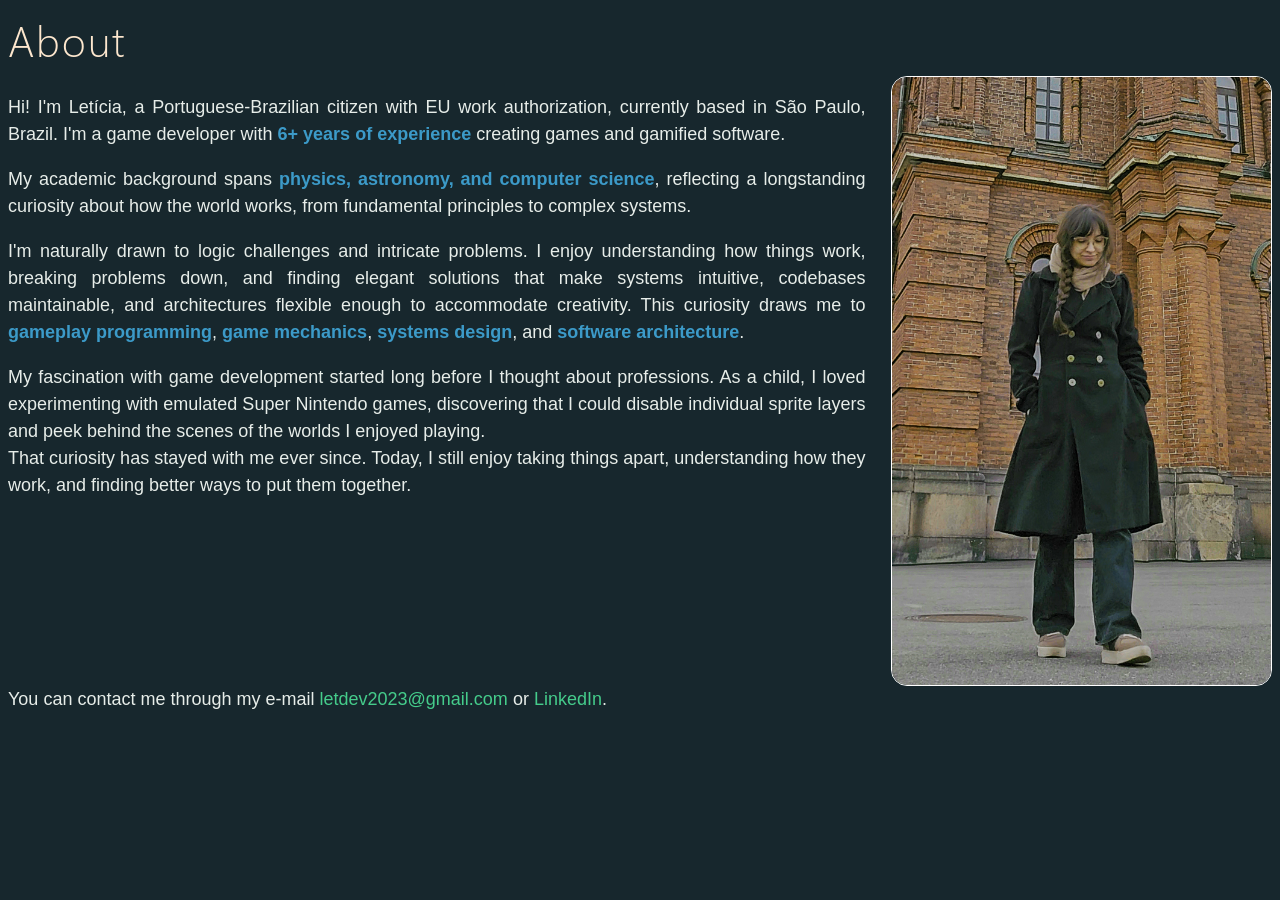
<file: content/about.htm>
<html>

<head>
    <title>Letícia Rodrigues - Portfolio</title>

    <link rel="stylesheet" href="../css/styles.css">

</head>

<body>
    <div class="page-content">
        <h1>About</h1>
        <div class="about">
            <div class="about-text">


                <p>Hi! I'm Letícia, a Portuguese-Brazilian citizen with EU work authorization, currently based in São Paulo, Brazil.
                I'm a game developer with <b>6+ years of experience</b> creating games and gamified software.</p>

                <p>My academic background spans <b>physics, astronomy, and computer science</b>, reflecting a longstanding curiosity about how the world works, from fundamental principles to complex systems.</p>

                <p>I'm naturally drawn to logic challenges and intricate problems. I enjoy understanding how things work, breaking problems down, and finding elegant solutions that make systems intuitive, codebases maintainable, and architectures flexible enough to accommodate creativity. This curiosity draws me to <b>gameplay programming</b>, <b>game mechanics</b>, <b>systems design</b>, and <b>software architecture</b>.</p>

                <p>My fascination with game development started long before I thought about professions. As a child, I loved experimenting with emulated Super Nintendo games, discovering that I could disable individual sprite layers and peek behind the scenes of the worlds I enjoyed playing.<br>
                That curiosity has stayed with me ever since. Today, I still enjoy taking things apart, understanding how they work, and finding better ways to put them together.</p>

            </div>

            <img src="../images/profile.jpg" style="width: 30%; border-radius: 16px;" class="about-image">

        </div>
        You can contact me through my e-mail <a href="mailto:letdev2023@gmail.com" target="_blank">letdev2023@gmail.com</a> or <a href="https://linkedin.com/in/letnrod" target="_blank">LinkedIn</a>.
    </div>


</body>

</html>
</file>
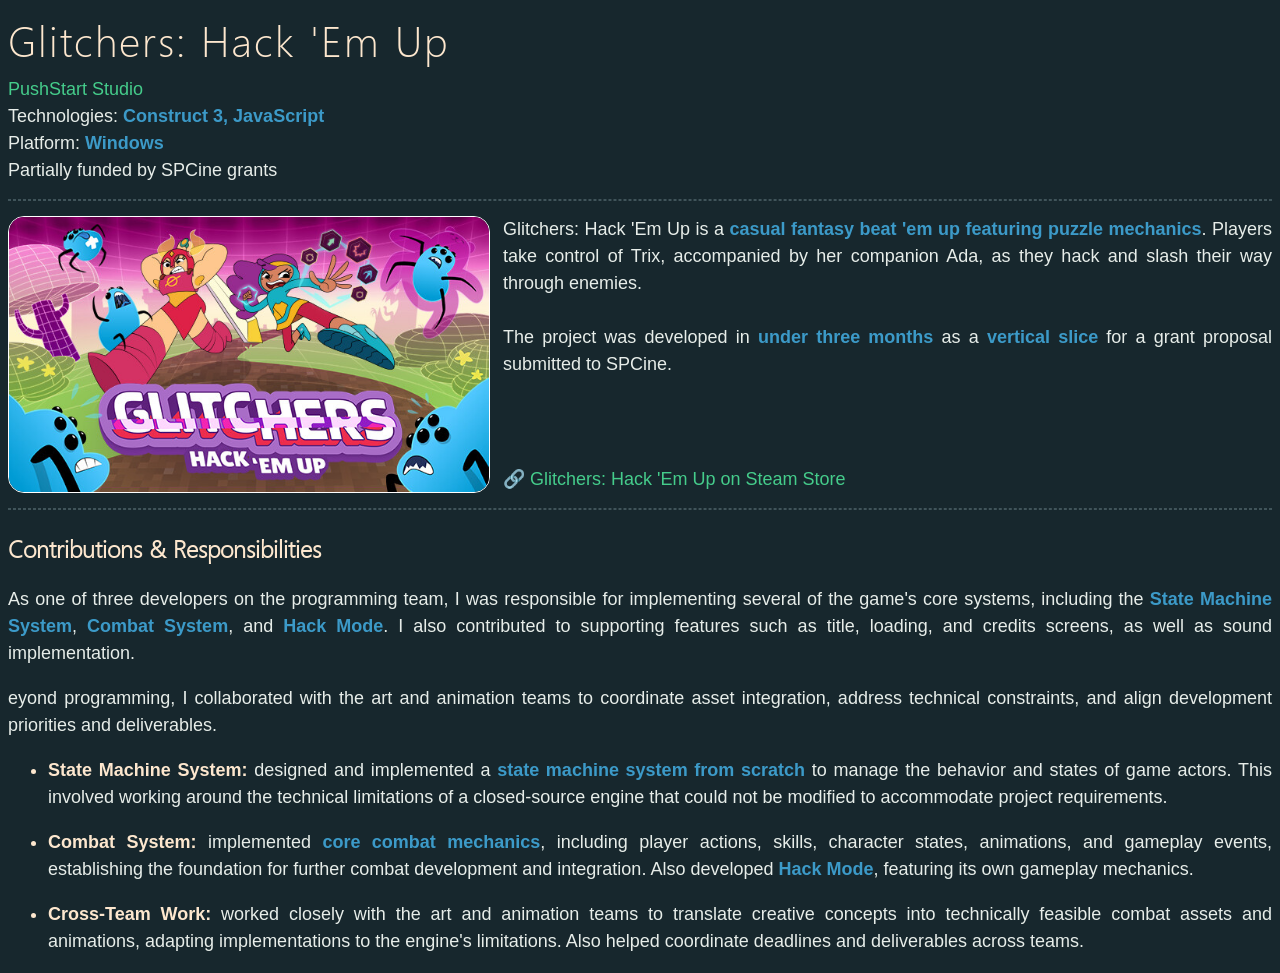
<file: content/glitchers.htm>
<html>

<head>
    <title>Letícia Rodrigues - Portfolio</title>

    <link rel="stylesheet" href="../css/styles.css">

</head>

<body>
    <div class="page-content">
        <h1>Glitchers: Hack 'Em Up</h1>
        <a href="https://www.pushstart.com.br/" target="_blank"> PushStart Studio</a><br>
        Technologies: <b>Construct 3, JavaScript</b><br>
        Platform: <b>Windows</b><br>
        Partially funded by SPCine grants

        <hr>

        <div class="project">
            <img src="../images/glitchers.jpg" class="project-image">
            <div class="project-text">
                <p>Glitchers: Hack 'Em Up is a <b>casual fantasy beat 'em up featuring puzzle mechanics</b>. Players take control of Trix, accompanied by her companion Ada, as they hack and slash their way through enemies.<br>
                <br>
                The project was developed in <b>under three months</b> as a <b>vertical slice</b> for a grant proposal submitted to SPCine.</p>

                 <span class="project-link"><a href="https://store.steampowered.com/app/2557460/Glitchers_Hack_em_Up/" target="_blank">🔗 Glitchers: Hack 'Em Up on Steam Store</a></span>
            </div>
        </div>

        <hr>

        <div>
            <h2>Contributions & Responsibilities</h2>
            
            <p>As one of three developers on the programming team, I was responsible for implementing several of the game's core systems, including the <b>State Machine System</b>, <b>Combat System</b>, and <b>Hack Mode</b>. I also contributed to supporting features such as title, loading, and credits screens, as well as sound implementation.</p>

            <p>eyond programming, I collaborated with the art and animation teams to coordinate asset integration, address technical constraints, and align development priorities and deliverables.</p>

            <ul>

                <li><p class="nest-item"><u>State Machine System:</u> designed and implemented a <b>state machine system from scratch</b> to manage the behavior and states of game actors. This involved working around the technical limitations of a closed-source engine that could not be modified to accommodate project requirements.</p></li>

                <li><p class="nest-item"><u>Combat System:</u> implemented <b>core combat mechanics</b>, including player actions, skills, character states, animations, and gameplay events, establishing the foundation for further combat development and integration. Also developed <b>Hack Mode</b>, featuring its own gameplay mechanics.</p></li>

                <li><p class="nest-item"><u>Cross-Team Work:</u> worked closely with the art and animation teams to translate creative concepts into technically feasible combat assets and animations, adapting implementations to the engine's limitations. Also helped coordinate deadlines and deliverables across teams.</p></li>
            
            </ul>
            
        </div>
    
    </div>

</body>

</html>
</file>
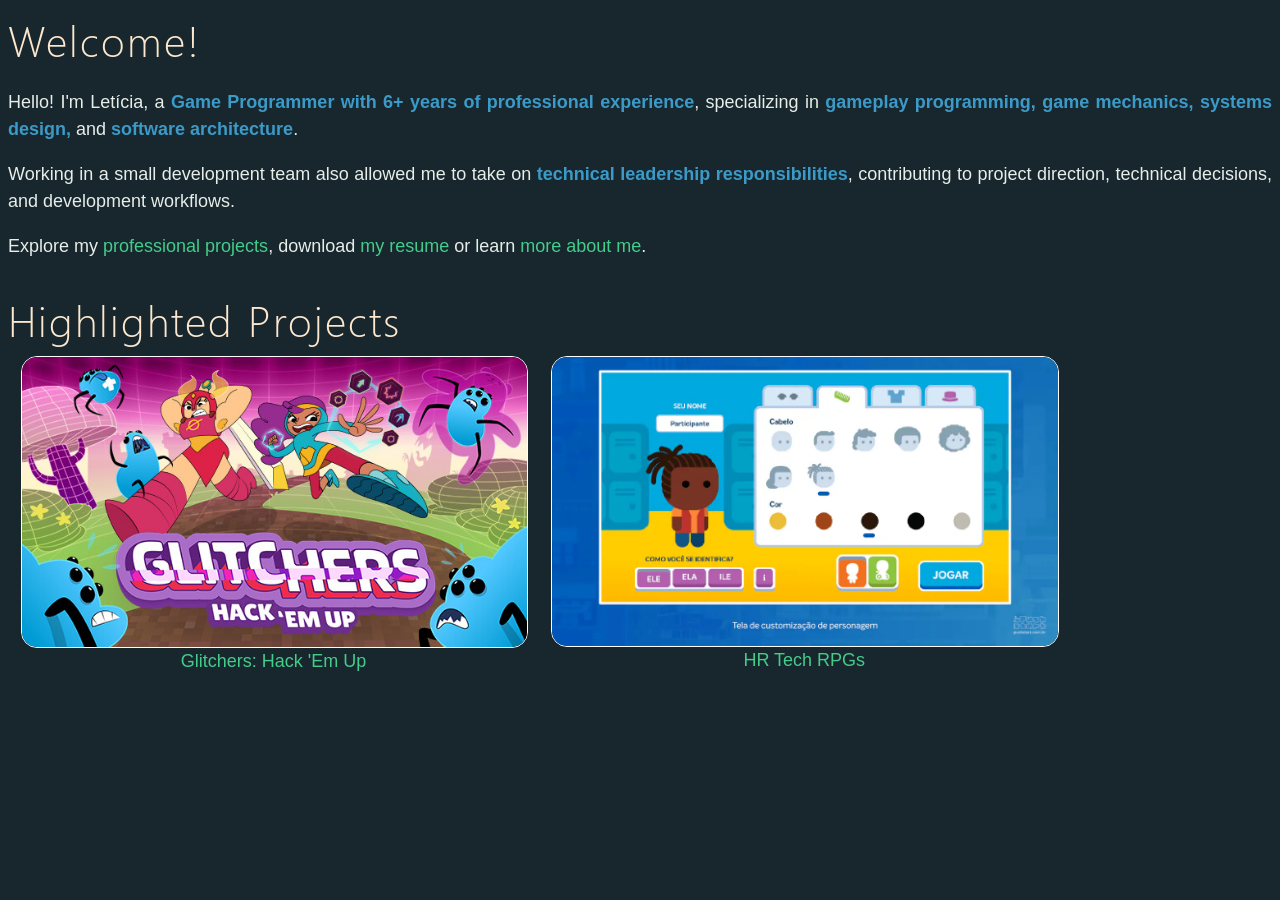
<file: content/home.htm>
<html>

<head>
    <title>Letícia Rodrigues - Portfolio</title>

    <link rel="stylesheet" href="../css/styles.css">

</head>

<body>
    <div class="page-content">
        <h1>Welcome!</h1>

        <p>Hello! I'm Letícia, a <b>Game Programmer with 6+ years of professional experience</b>, specializing in <b>gameplay programming, game mechanics, systems design,</b> and <b>software architecture</b>.</p>

        <p>Working in a small development team also allowed me to take on <b>technical leadership responsibilities</b>, contributing to project direction, technical decisions, and development workflows.</p>

        <p>Explore my <a href="professional.htm" target="_self">professional projects</a>, download <a href="../files/resume.pdf" target="_blank">my resume</a> or learn <a href="about.htm" target="_self"_>more about me</a>.</p>


        <h1>Highlighted Projects</h1>

        <div class="home-project">
            <a href="glitchers.htm">
                <img src="../images/glitchers.jpg" class="home-project-image">
                <span>Glitchers: Hack 'Em Up</span>
            </a>
        </div>

        <div class="home-project">
            <a href="rpgs.htm">
                <img src="../images/braskemgame.webp" class="home-project-image">
                <span>HR Tech RPGs</span>
            </a>
        </div>

    </div>


</body>

</html>
</file>
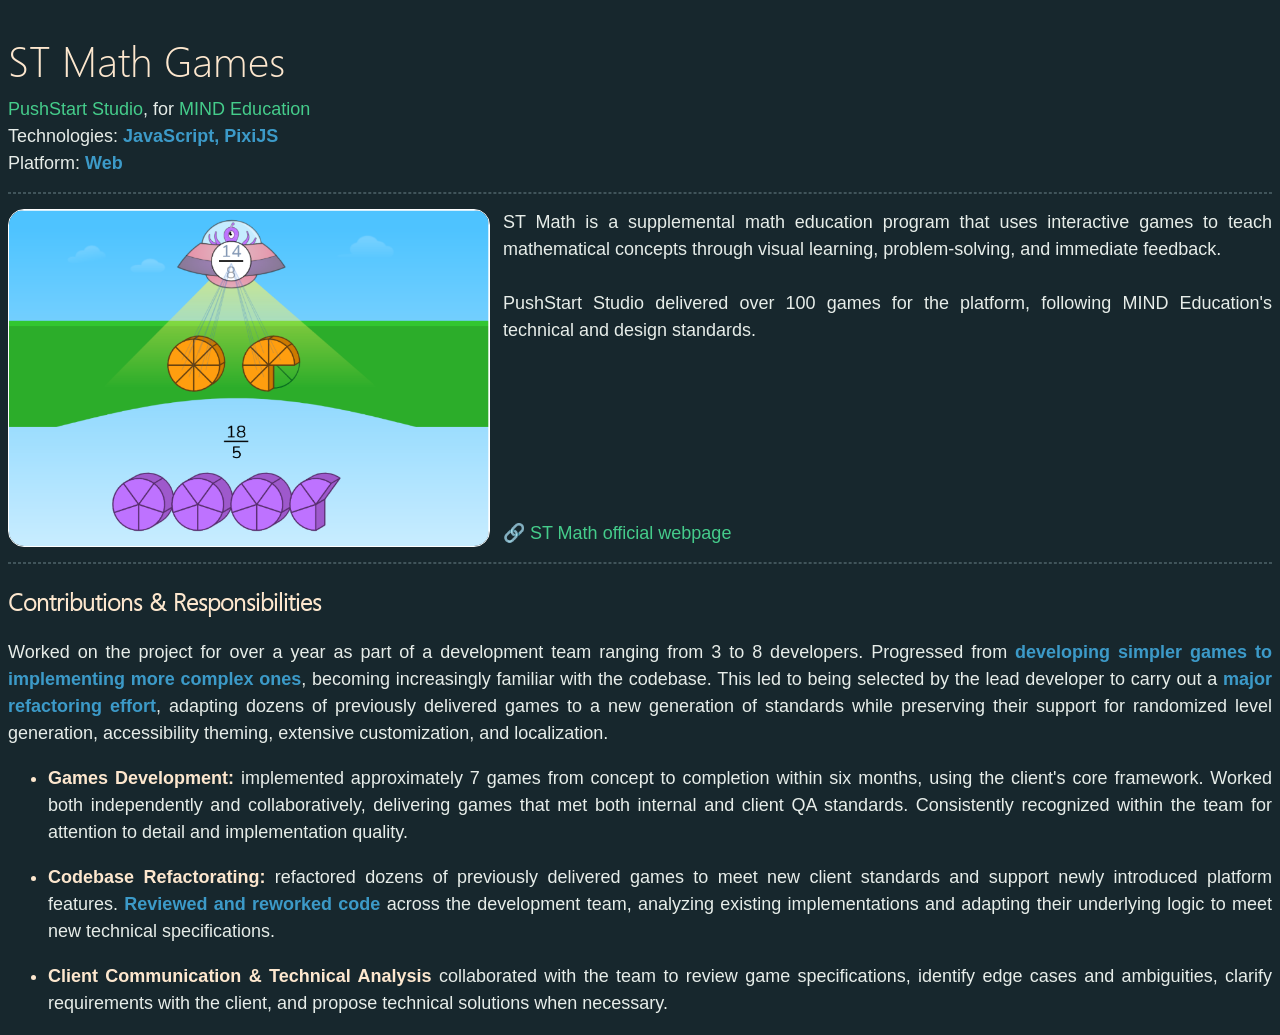
<file: content/mind.htm>
<!DOCTYPE html>
<html>

<head>
    <title>Letícia Rodrigues - Portfolio</title>

    <link rel="stylesheet" href="../css/styles.css">

</head>

<body>
    <div class="page-content">
        <h1>ST Math Games</h1>
        <a href="https://www.pushstart.com.br/" target="_blank"> PushStart Studio</a>, for <a href="https://www.mindeducation.org/" target="_blank">MIND Education</a><br>
        Technologies: <b>JavaScript, PixiJS</b><br>
        Platform: <b>Web</b><br>

        <hr>

        <div class="project">
            <img src="../images/mind.png" class="project-image">
            <div class="project-text">
                <p>ST Math is a supplemental math education program that uses interactive games to teach mathematical concepts through visual learning, problem-solving, and immediate feedback.<br>
                <br>
                PushStart Studio delivered over 100 games for the platform, following MIND Education's technical and design standards.</p>

                <span class="project-link"><a href="https://www.mindeducation.org/programs/st-math/" target="_blank">🔗 ST Math official webpage</a></span>
            </div>
        </div>

        <hr>

        <div>
            <h2>Contributions & Responsibilities</h2>

            <p>Worked on the project for over a year as part of a development team ranging from 3 to 8 developers. Progressed from <b>developing simpler games to implementing more complex ones</b>, becoming increasingly familiar with the codebase. This led to being selected by the lead developer to carry out a <b>major refactoring effort</b>, adapting dozens of previously delivered games to a new generation of standards while preserving their support for randomized level generation, accessibility theming, extensive customization, and localization.</p>

            <ul>
                <li><p class="nest-item"><u>Games Development:</u> implemented approximately 7 games from concept to completion within six months, using the client's core framework. Worked both independently and collaboratively, delivering games that met both internal and client QA standards. Consistently recognized within the team for attention to detail and implementation quality.</p></li>
                
                <li><p class="nest-item"><u>Codebase Refactorating:</u> refactored dozens of previously delivered games to meet new client standards and support newly introduced platform features. <b>Reviewed and reworked code</b> across the development team, analyzing existing implementations and adapting their underlying logic to meet new technical specifications.</p></li>

                <li><p class="nest-item"><u>Client Communication & Technical Analysis</u> collaborated with the team to review game specifications, identify edge cases and ambiguities, clarify requirements with the client, and propose technical solutions when necessary.</p></li>
            </ul>

            
        </div>
    </div>
</body>

</html>
</file>
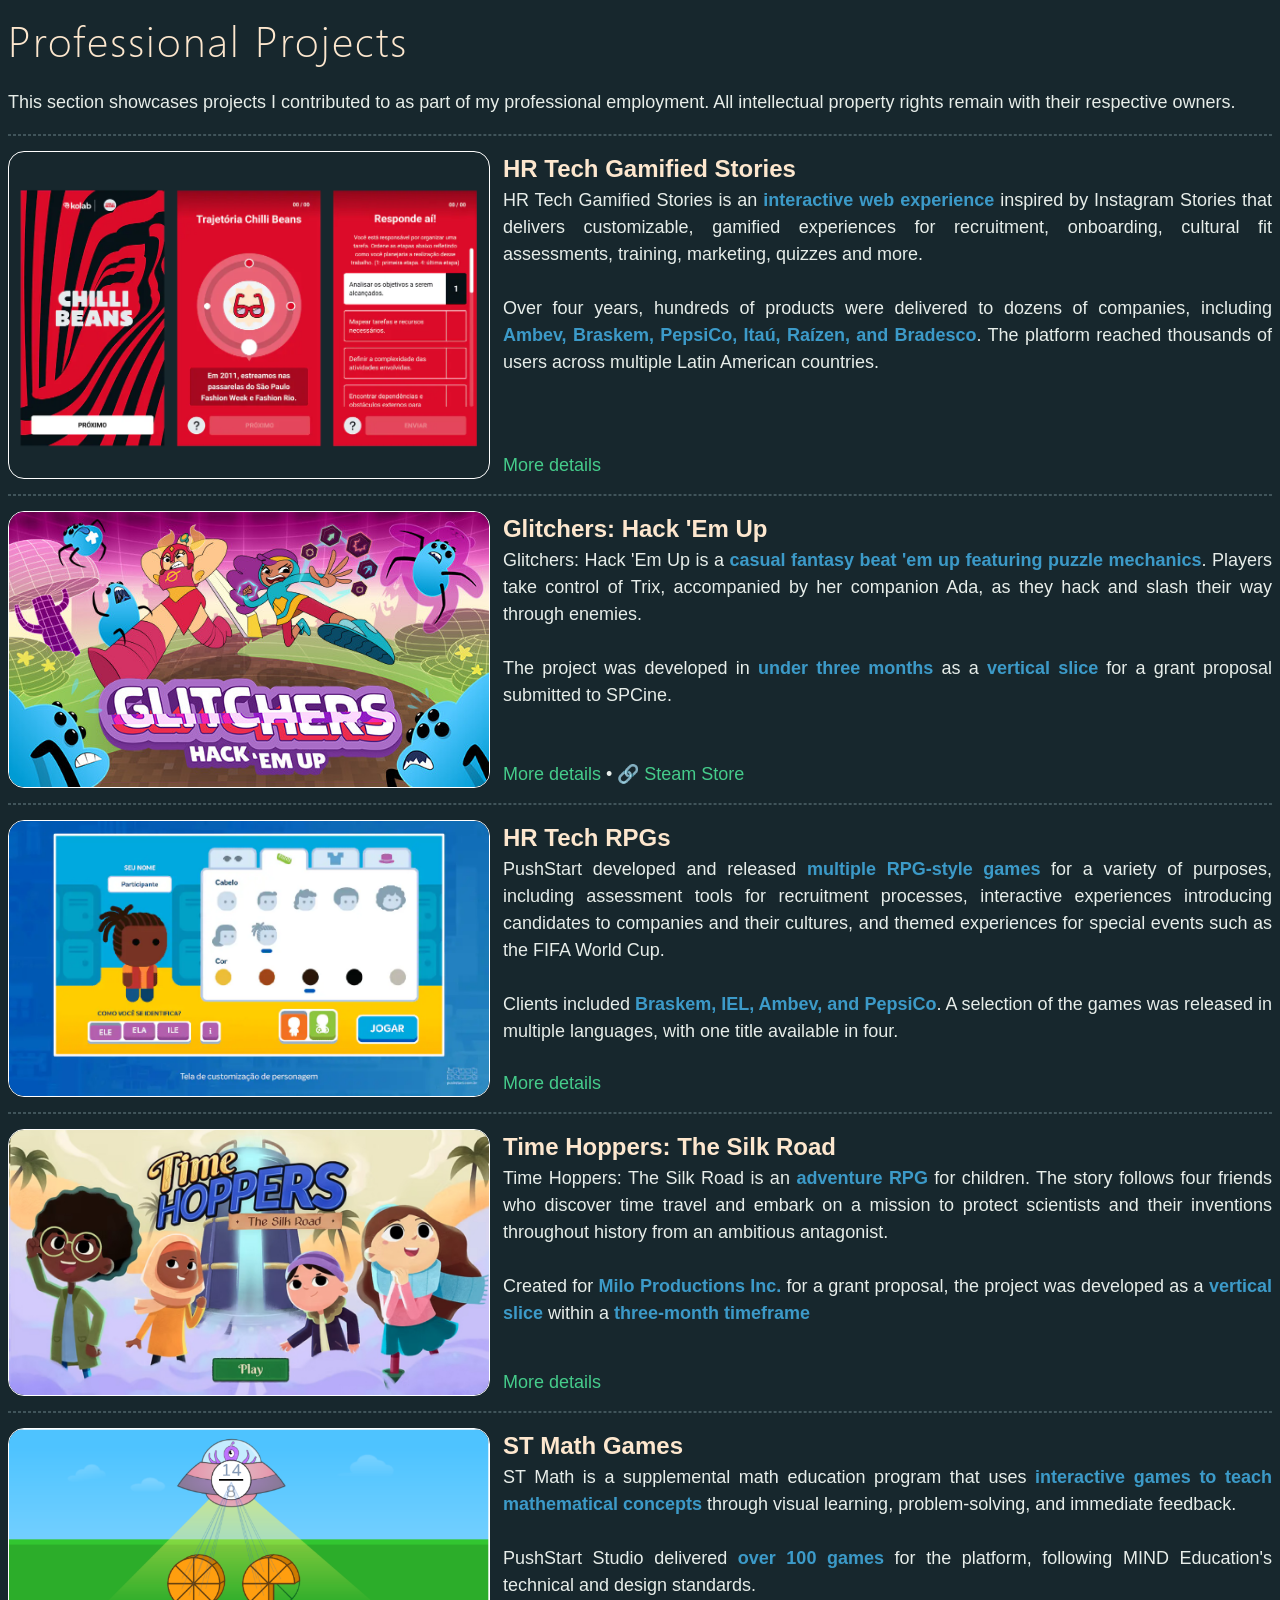
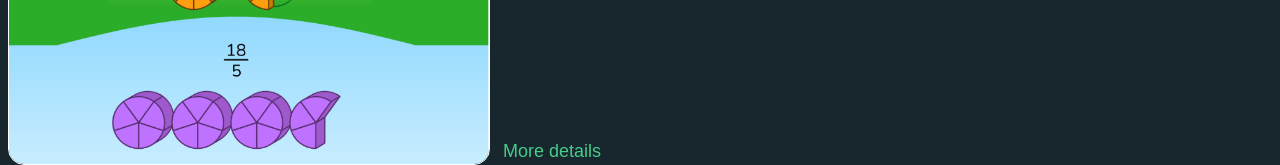
<file: content/professional.htm>
<html>

<head>
    <title>Letícia Rodrigues - Portfolio</title>

    <link rel="stylesheet" href="../css/styles.css">

</head>

<body>
    <div class="page-content">
        <h1>Professional Projects</h1>

        <p>This section showcases projects I contributed to as part of my professional employment. All intellectual property rights remain with their respective owners.</p>

        <hr>

        <div class="project">
            <img src="../images/hero-stories-avaliativos.webp" class="project-image">
            <div class="project-text">
                <p class="project-title">HR Tech Gamified Stories</p>
                <p>HR Tech Gamified Stories is an <b>interactive web experience</b> inspired by Instagram Stories that delivers customizable, gamified experiences for recruitment, onboarding, cultural fit assessments, training, marketing, quizzes and more.<br>
                <br>
                Over four years, hundreds of products were delivered to dozens of companies, including <b>Ambev, Braskem, PepsiCo, Itaú, Raízen, and Bradesco</b>. The platform reached thousands of users across multiple Latin American countries.</p>

                 <span class="project-link"><a href="stories.htm" target="_self">More details</a></span>
            </div>
        </div>

        <hr>

        <div class="project">
            <img src="../images/glitchers.jpg" class="project-image">
            <div class="project-text">
                <p class="project-title">Glitchers: Hack 'Em Up</p>
                <p>Glitchers: Hack 'Em Up is a <b>casual fantasy beat 'em up featuring puzzle mechanics</b>. Players take control of Trix, accompanied by her companion Ada, as they hack and slash their way through enemies.<br>
                <br>
                The project was developed in <b>under three months</b> as a <b>vertical slice</b> for a grant proposal submitted to SPCine.</p>

                 <span class="project-link"><a href="glitchers.htm" target="_self">More details</a> • <a href="https://store.steampowered.com/app/2557460/Glitchers_Hack_em_Up/" target="_blank">🔗 Steam Store</a></span>
            </div>
        </div>

        <hr>

            <div class="project">
                <img src="../images/braskemgame.webp" class="project-image">
                <div class="project-text">
                    <p class="project-title">HR Tech RPGs</p>
                    <p>PushStart developed and released <b>multiple RPG-style games</b> for a variety of purposes, including assessment tools for recruitment processes, interactive experiences introducing candidates to companies and their cultures, and themed experiences for special events such as the FIFA World Cup.<br>
                    <br>
                    Clients included <b>Braskem, IEL, Ambev, and PepsiCo</b>. A selection of the games was released in multiple languages, with one title available in four.</p>

                    <span class="project-link"><a href="rpgs.htm" target="_self">More details</a></span>
                </div>
            </div>

        <hr>

            <div class="project">
                <img src="../images/timehoppers.jpg" class="project-image">
                <div class="project-text">
                    <p class="project-title">Time Hoppers: The Silk Road</p>
                    <p>Time Hoppers: The Silk Road is an <b>adventure RPG</b> for children. The story follows four friends who discover time travel and embark on a mission to protect scientists and their inventions throughout history from an ambitious antagonist.<br>
                    <br>
                    Created for <b>Milo Productions Inc.</b> for a grant proposal, the project was developed as a <b>vertical slice</b> within a <b>three-month timeframe</b></p>

                    <span class="project-link"><a href="timehoppers.htm" target="_self">More details</a></span>
                </div>
            </div>

        <hr>

             <div class="project">
                <img src="../images/mind.png" class="project-image">
                <div class="project-text">
                    <p class="project-title">ST Math Games</p>
                    <p>ST Math is a supplemental math education program that uses <b>interactive games to teach mathematical concepts</b> through visual learning, problem-solving, and immediate feedback.<br>
                    <br>
                    PushStart Studio delivered <b>over 100 games</b> for the platform, following MIND Education's technical and design standards.</p>

                    <span class="project-link"><a href="mind.htm" target="_self">More details</a></span>
                </div>
            </div>

    </div>


</body>

</html>
</file>
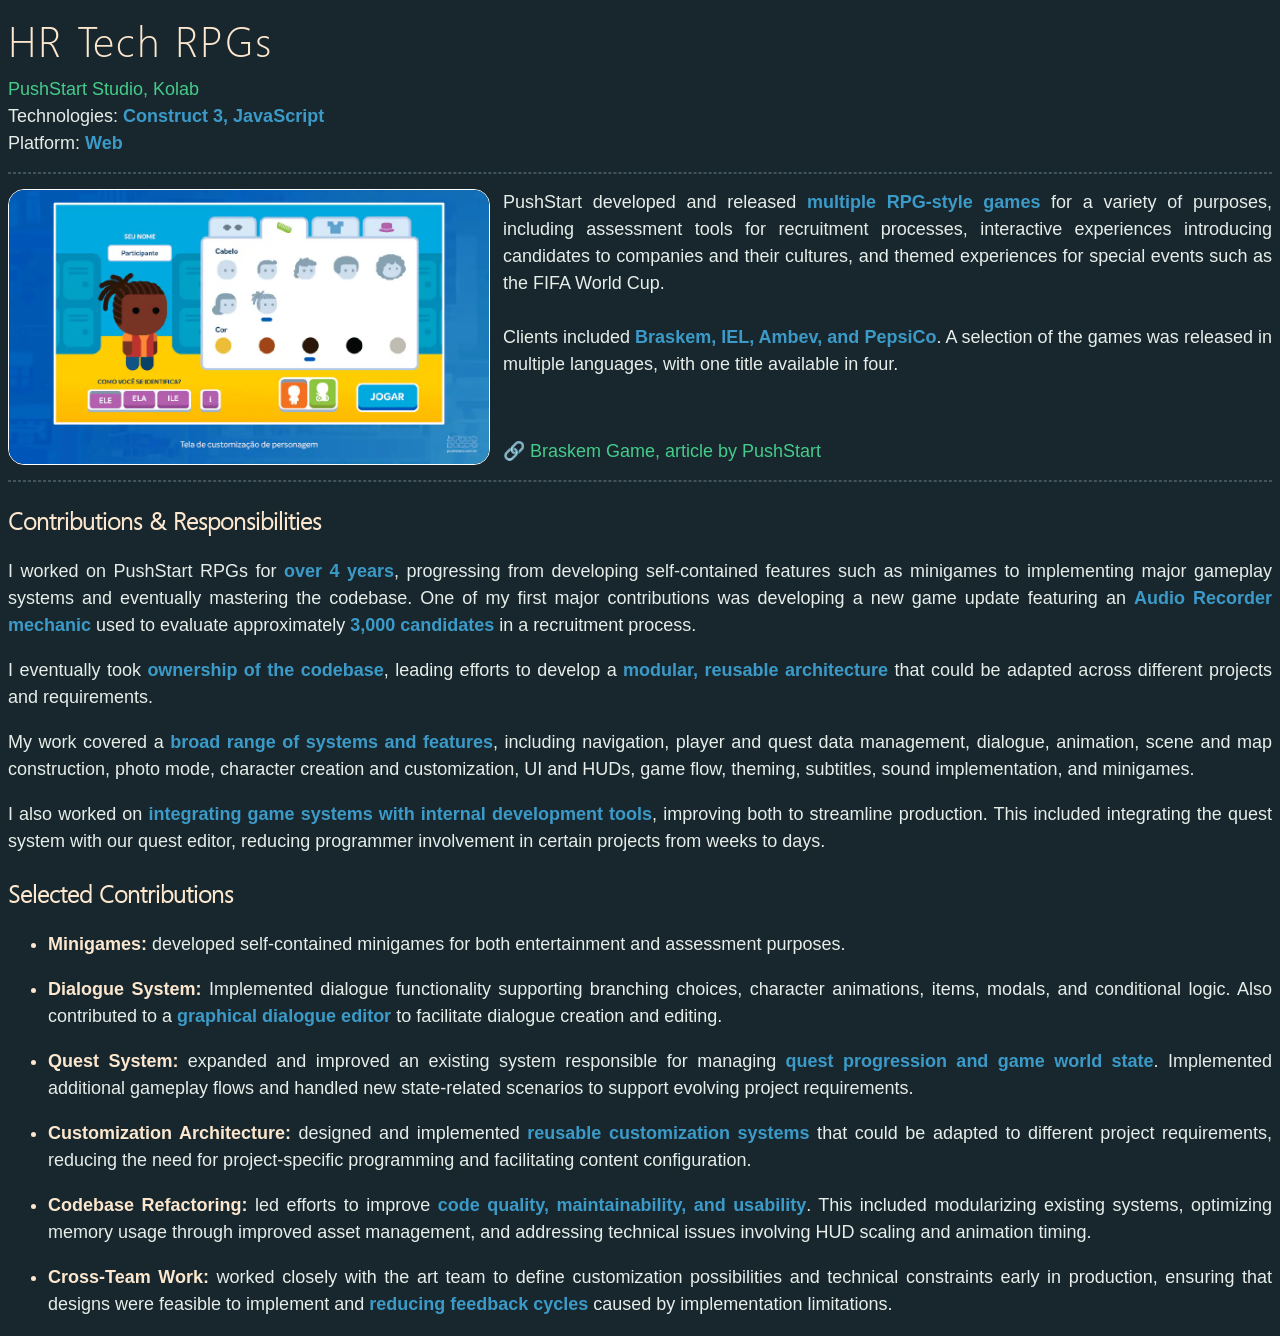
<file: content/rpgs.htm>
<html>

<head>
    <title>Letícia Rodrigues - Portfolio</title>

    <link rel="stylesheet" href="../css/styles.css">

</head>

<body>
    <div class="page-content">
        <h1>HR Tech RPGs</h1>
        <a href="https://www.pushstart.com.br/" target="_blank"> PushStart Studio, Kolab</a><br>
        Technologies: <b>Construct 3, JavaScript</b><br>
        Platform: <b>Web</b><br>

        <hr>

        <div class="project">
            <img src="../images/braskemgame.webp" class="project-image">
            <div class="project-text">
                <p>PushStart developed and released <b>multiple RPG-style games</b> for a variety of purposes, including assessment tools for recruitment processes, interactive experiences introducing candidates to companies and their cultures, and themed experiences for special events such as the FIFA World Cup.<br>
                <br>
                Clients included <b>Braskem, IEL, Ambev, and PepsiCo</b>. A selection of the games was released in multiple languages, with one title available in four.</p>

                 <span class="project-link"><a href="https://kolab.com.br/blog/article/braskem-game-de-volta-e-com-cara-nova" target="_blank">🔗 Braskem Game, article by PushStart</a></span>
            </div>
        </div>

        <hr>

        <div>
            <h2>Contributions & Responsibilities</h2>

            <p>I worked on PushStart RPGs for <b>over 4 years</b>, progressing from developing self-contained features such as minigames to implementing major gameplay systems and eventually mastering the codebase. One of my first major contributions was developing a new game update featuring an <b>Audio Recorder mechanic</b> used to evaluate approximately <b>3,000 candidates</b> in a recruitment process.</p>

            <p>I eventually took <b>ownership of the codebase</b>, leading efforts to develop a <b>modular, reusable architecture</b> that could be adapted across different projects and requirements.</p>

            <p>My work covered a <b>broad range of systems and features</b>, including navigation, player and quest data management, dialogue, animation, scene and map construction, photo mode, character creation and customization, UI and HUDs, game flow, theming, subtitles, sound implementation, and minigames.</p>

            <p>I also worked on <b>integrating game systems with internal development tools</b>, improving both to streamline production. This included integrating the quest system with our quest editor, reducing programmer involvement in certain projects from weeks to days.</p>

            <h2>Selected Contributions</h2>

            <ul>

            <li><p class="nest-item"><u>Minigames:</u> developed self-contained minigames for both entertainment and assessment purposes.</p></li>

            <li><p class="nest-item"><u>Dialogue System:</u> Implemented dialogue functionality supporting branching choices, character animations, items, modals, and conditional logic. Also contributed to a <b>graphical dialogue editor</b> to facilitate dialogue creation and editing.</p></li>

            <li><p class="nest-item"><u>Quest System:</u> expanded and improved an existing system responsible for managing <b>quest progression and game world state</b>. Implemented additional gameplay flows and handled new state-related scenarios to support evolving project requirements.</p></li>

            <li><p class="nest-item"><u>Customization Architecture:</u> designed and implemented <b>reusable customization systems</b> that could be adapted to different project requirements, reducing the need for project-specific programming and facilitating content configuration.</p></li>

            <li><p class="nest-item"><u>Codebase Refactoring:</u> led efforts to improve <b>code quality, maintainability, and usability</b>. This included modularizing existing systems, optimizing memory usage through improved asset management, and addressing technical issues involving HUD scaling and animation timing.</p></li>

            <li><p class="nest-item"><u>Cross-Team Work:</u> worked closely with the art team to define customization possibilities and technical constraints early in production, ensuring that designs were feasible to implement and <b>reducing feedback cycles</b> caused by implementation limitations.</p></li>

            </ul>
            
        </div>
    
    </div>

</body>

</html>
</file>
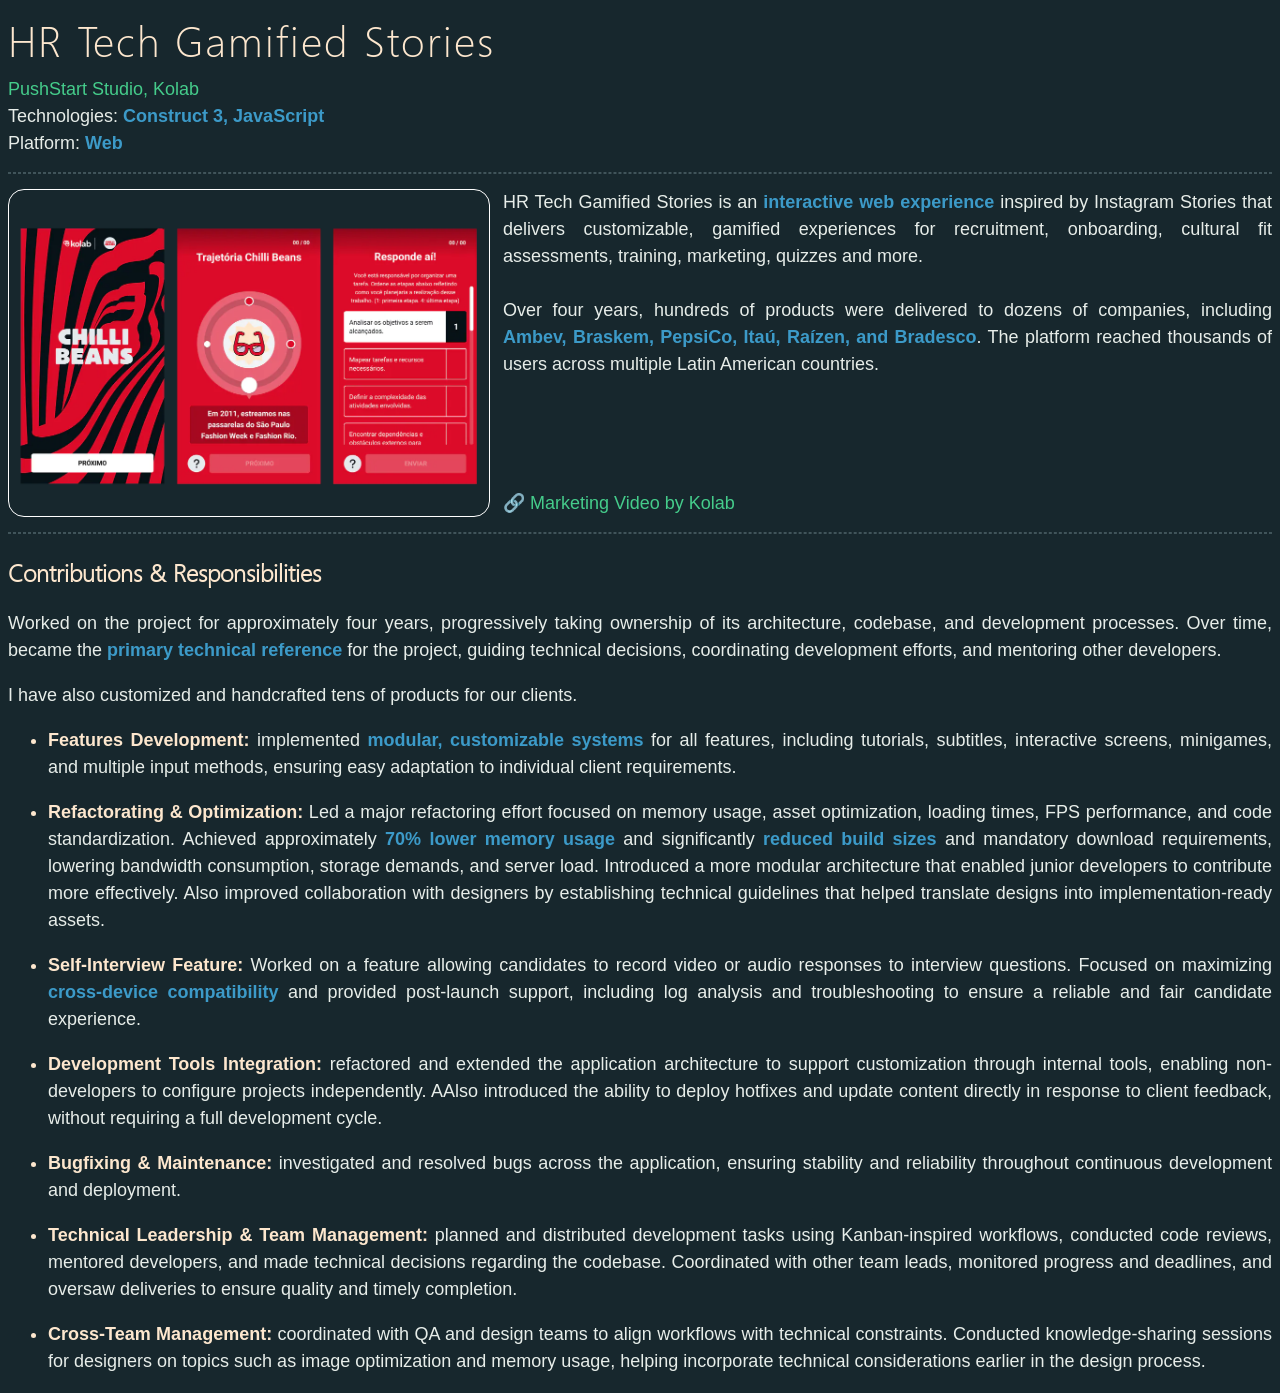
<file: content/stories.htm>
<html>

<head>
    <title>Letícia Rodrigues - Portfolio</title>

    <link rel="stylesheet" href="../css/styles.css">

</head>

<body>
    <div class="page-content">
        <h1>HR Tech Gamified Stories</h1>
        <a href="https://www.pushstart.com.br/" target="_blank"> PushStart Studio, Kolab</a><br>
        Technologies: <b>Construct 3, JavaScript</b><br>
        Platform: <b>Web</b><br>

        <hr>

        <div class="project">
            <img src="../images/hero-stories-avaliativos.webp" class="project-image">
            <div class="project-text">
                <p>HR Tech Gamified Stories is an <b>interactive web experience</b> inspired by Instagram Stories that delivers customizable, gamified experiences for recruitment, onboarding, cultural fit assessments, training, marketing, quizzes and more.<br>
                <br>
                Over four years, hundreds of products were delivered to dozens of companies, including <b>Ambev, Braskem, PepsiCo, Itaú, Raízen, and Bradesco</b>. The platform reached thousands of users across multiple Latin American countries.</p>

                 <span class="project-link"><a href="https://youtu.be/5OX83yhSZHY?si=jTnYc2oJS-FVwp5m&t=38" target="_blank">🔗 Marketing Video by Kolab</a></span>
            </div>
        </div>

        <hr>

        <div>
            <h2>Contributions & Responsibilities</h2>

            <p>Worked on the project for approximately four years, progressively taking ownership of its architecture, codebase, and development processes. Over time, became the <b>primary technical reference</b> for the project, guiding technical decisions, coordinating development efforts, and mentoring other developers.</p>

            <p>I have also customized and handcrafted tens of products for our clients.</p>

            <ul>

            <li><p class="nest-item"><u>Features Development:</u> implemented <b>modular, customizable systems</b> for all features, including tutorials, subtitles, interactive screens, minigames, and multiple input methods, ensuring easy adaptation to individual client requirements.</p></li>
            
            <li><p class="nest-item"><u>Refactorating & Optimization:</u> Led a major refactoring effort focused on memory usage, asset optimization, loading times, FPS performance, and code standardization. Achieved approximately <b>70% lower memory usage</b> and significantly <b>reduced build sizes</b> and mandatory download requirements, lowering bandwidth consumption, storage demands, and server load. Introduced a more modular architecture that enabled junior developers to contribute more effectively. Also improved collaboration with designers by establishing technical guidelines that helped translate designs into implementation-ready assets.</p></li>
            
            <li><p class="nest-item"><u>Self-Interview Feature:</u> Worked on a feature allowing candidates to record video or audio responses to interview questions. Focused on maximizing <b>cross-device compatibility</b> and provided post-launch support, including log analysis and troubleshooting to ensure a reliable and fair candidate experience.

            <li><p class="nest-item"><u>Development Tools Integration:</u> refactored and extended the application architecture to support customization through internal tools, enabling non-developers to configure projects independently. AAlso introduced the ability to deploy hotfixes and update content directly in response to client feedback, without requiring a full development cycle.</p></li>

            <li><p class="nest-item"><u>Bugfixing & Maintenance:</u> investigated and resolved bugs across the application, ensuring stability and reliability throughout continuous development and deployment.</p></li>

            <li><p class="nest-item"><u>Technical Leadership & Team Management:</u> planned and distributed development tasks using Kanban-inspired workflows, conducted code reviews, mentored developers, and made technical decisions regarding the codebase. Coordinated with other team leads, monitored progress and deadlines, and oversaw deliveries to ensure quality and timely completion.</p></li>

            <li><p class="nest-item"><u>Cross-Team Management:</u> coordinated with QA and design teams to align workflows with technical constraints. Conducted knowledge-sharing sessions for designers on topics such as image optimization and memory usage, helping incorporate technical considerations earlier in the design process.</p></li>

            </ul>
            
            
        </div>
    
    </div>

</body>

</html>
</file>
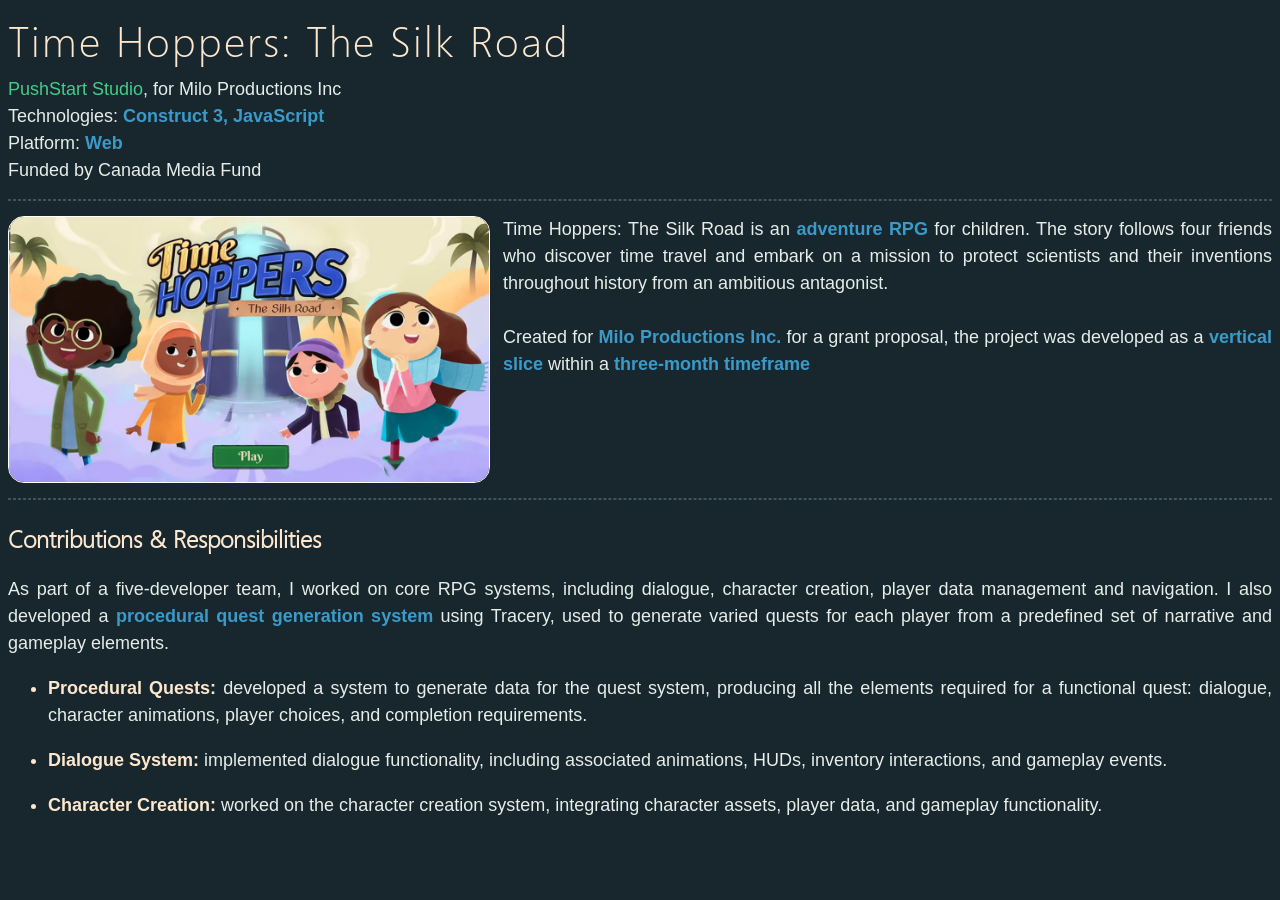
<file: content/timehoppers.htm>
<html>

<head>
    <title>Letícia Rodrigues - Portfolio</title>

    <link rel="stylesheet" href="../css/styles.css">

</head>

<body>
    <div class="page-content">
        <h1>Time Hoppers: The Silk Road</h1>
        <a href="https://www.pushstart.com.br/" target="_blank"> PushStart Studio</a>, for Milo Productions Inc<br>
        Technologies: <b>Construct 3, JavaScript</b><br>
        Platform: <b>Web</b><br>
        Funded by Canada Media Fund

        <hr>

        <div class="project">
            <img src="../images/timehoppers.jpg" class="project-image">
            <div class="project-text">
                <p>Time Hoppers: The Silk Road is an <b>adventure RPG</b> for children. The story follows four friends who discover time travel and embark on a mission to protect scientists and their inventions throughout history from an ambitious antagonist.<br>
                <br>
                Created for <b>Milo Productions Inc.</b> for a grant proposal, the project was developed as a <b>vertical slice</b> within a <b>three-month timeframe</b></p>
            </div>
        </div>

        <hr>

        <div>
            <h2>Contributions & Responsibilities</h2>

            <p>As part of a five-developer team, I worked on core RPG systems, including dialogue, character creation, player data management and navigation. I also developed a <b>procedural quest generation system</b> using Tracery, used to generate varied quests for each player from a predefined set of narrative and gameplay elements.</p>

            <ul>

                <li><p class="nest-item"><u>Procedural Quests:</u> developed a system to generate data for the quest system, producing all the elements required for a functional quest: dialogue, character animations, player choices, and completion requirements.</p></li>

                <li><p class="nest-item"><u>Dialogue System:</u> implemented dialogue functionality, including associated animations, HUDs, inventory interactions, and gameplay events.</p></li>

                <li><p class="nest-item"><u>Character Creation:</u> worked on the character creation system, integrating character assets, player data, and gameplay functionality.</p></li>

            </ul>
            
        </div>
    
    </div>

</body>

</html>
</file>
<file: css/styles.css>
@font-face {
    font-family: Segoe UI Light;
    src: url("segoeuil.ttf");
}

@font-face {
    font-family: Segoe UI;
    src: url("segoeui.ttf");
}

@font-face {
    font-family: Segoe UI Bold;
    src: url("segoeuib.ttf");
}


:root {
    --background-color: #17272D;
    --text-color: #E7EDE9;
    --header-color: #fde7ce;
    --link-color: #45CC8B;
    --link-hover-color: #278D5C;
    --text-highlight-color: #3c9ac8;
    --divider-color: #40545A;
    --menu-color: #fde7ce;
    --menu-hover-color: #806447;
    --menu-hover-background-color: #b1cec0;
}

html,
body {
    text-align: justify;
    margin-bottom: 0px;
    background-color: var(--background-color);

    line-height: 1.5;
    font-weight: 200;
}

body,
p,
td {
    background-color: transparent;
    font-family: Calibri, sans-serif;
    font-size: 18px;
    color: var(--text-color);
}

ul {
    margin-left: 0px;
}

li::marker {
    color: var(--header-color);
}

iframe {
    overflow: hidden;
}

a {
    background-color: transparent;
    text-decoration: none;
    font-weight: 200;
    color: var(--link-color);
    height: 0px;
}

a:hover {
    text-decoration: none;
    background-color: transparent;
    height: 0px;
    color: var(--link-hover-color);
    border-bottom: 1px dotted;
}

body {
    scrollbar-color: var(--text-color) var(--background-color);
    scrollbar-width: thin;
}

b {
    text-decoration: none;
    height: 0px;
    font-weight: 600;
    color: var(--text-highlight-color);
}

i {
    text-decoration: none;
}

u {
    text-decoration: none;
    border-bottom: 0px dotted #9e9e9e;
    color: var(--header-color);
    font-weight: 600;
}

h1 {
    font-size: 42px;
    color: var(--header-color);
    padding-bottom: 0px;
    margin-bottom: 5px;
    font-weight: normal;
    text-decoration: none;
    letter-spacing: 2;
    font-family: Segoe UI Light, serif;
    width: 100%;
}

h2 {
    font-size: 24px;
    color: var(--header-color);
    font-family: Segoe UI Light, serif;
    width: 100%;
}

hr {
    margin-top: 15px;
    margin-bottom: 15px;
    color: var(--divider-color);
    border-style: dashed;
}

.page-content {
    scrollbar-color: var(--text-color) var(--background-color);
    scrollbar-width: thin;
}

.highlight-text {
    color: var(--text-highlight-color);
}

.title {
    font-size: 67px;
    margin-bottom: 0px;
    font-weight: normal;
    text-decoration: none;
    text-align: left;
    font-family: Gabriola, serif;
}

.subtitle {
    font-size: 20px;
    color: #868686;
    position: relative;
    top: -22px;
    font-weight: normal;
    text-decoration: none;
    text-align: left;
}

.menu {
    font-size: 24px;
    font-family: Segoe UI, sans-serif;
    margin-bottom: 3px;
    font-weight: bold;
    text-decoration: none;
    text-align: left;
    text-transform: uppercase;
    letter-spacing: 1px;
    line-height: 2;
}

.menu ul {
    list-style: none;
    overflow: hidden;
    padding-left: 0;
    margin-right: 7%;
}

.menu li {
    border-radius: 3px;
    padding-bottom: 2px;
    padding-top: 2px;
}

.menu li a span {
    color: var(--menu-color);
    display: block;
    padding-left: 4px;
}

.menu li a:hover span {
    color: var(--menu-hover-color);
    background-color: var(--menu-hover-background-color);
    border-right: 13px solid var(--menu-hover-color);
}

.menu-subitem {
    font-family: Segoe UI Light, sans-serif;
    font-size: 18px;
    text-transform: none;
    font-weight: 600;
    padding-left: 6%;
    letter-spacing: 0px;
    line-height: 1.7;
}

.menu-subitem li {
    border-left: 0px dotted var(--menu-color);
}

.project {
    margin-left: 0%;
    margin-right: 0%;
    display: flex;
}

.project-image {
    width: 38%;
    height: 38%;
    flex-shrink: 0;
    border-radius: 16px;
    border: 1px solid white;
}

.project-text {
    flex: 1;
    margin-left: 1%;
    margin-top: 0%;
    display: flex;
    flex-direction: column;
}

.project-text p {
    margin: 0;
}

.project-link {
    margin-top: auto;
}

.project-title {
    color: var(--header-color);
    font-size: 24px;
    font-weight: 600;
}

.about {
    display: flex;
}

.about-image {
    width: 30%;
    height: 30%;
    flex-shrink: 0;
    border-radius: 16px;
    border: 1px solid white;
}

.about-text {
    flex: 1;
    margin-right: 2%;
}

.nest-item {
    margin-left: 0%;
}

.home-project {
    width: 40%;
    float: left;
    padding-left: 1%;
    padding-right: 1%;
}

.home-project span {
    display: block;
    text-align: center;
}

.home-project-image {
    display: block;
    width: 100%;
    border-radius: 16px;
    border: 1px solid white;
}

#container {
    display: block;
    margin-left: auto;
    margin-right: auto;
    width: 100%;
    min-width: 810px;
    max-width: 1500px;
}

#header {
    display: block;
    margin-bottom: -24px;
}

#content {
    display: inline-block;
    overflow: hidden;
    padding-top: 0%;
    width: 100%;
}

#main-content {
    display: inline-block;
    box-sizing: border-box;
    overflow: hidden;
    width: 72%;
    padding-left: 1%;
    padding-right: 1%;
    min-width: 540px;
    max-width: 1130px;
    height: 99%;
}

#side-content {
    float: left;
    box-sizing: border-box;
    width: 26%;
    height: 100%;
    padding-left: 1%;
    border-right: 1px dashed var(--divider-color);
}

#menu {
    width: 100%;
}

#page {
    display: block;
    overflow: hidden;
    box-sizing: border-box;
    justify-content: space-around;
    width: 100%;
}
</file>
